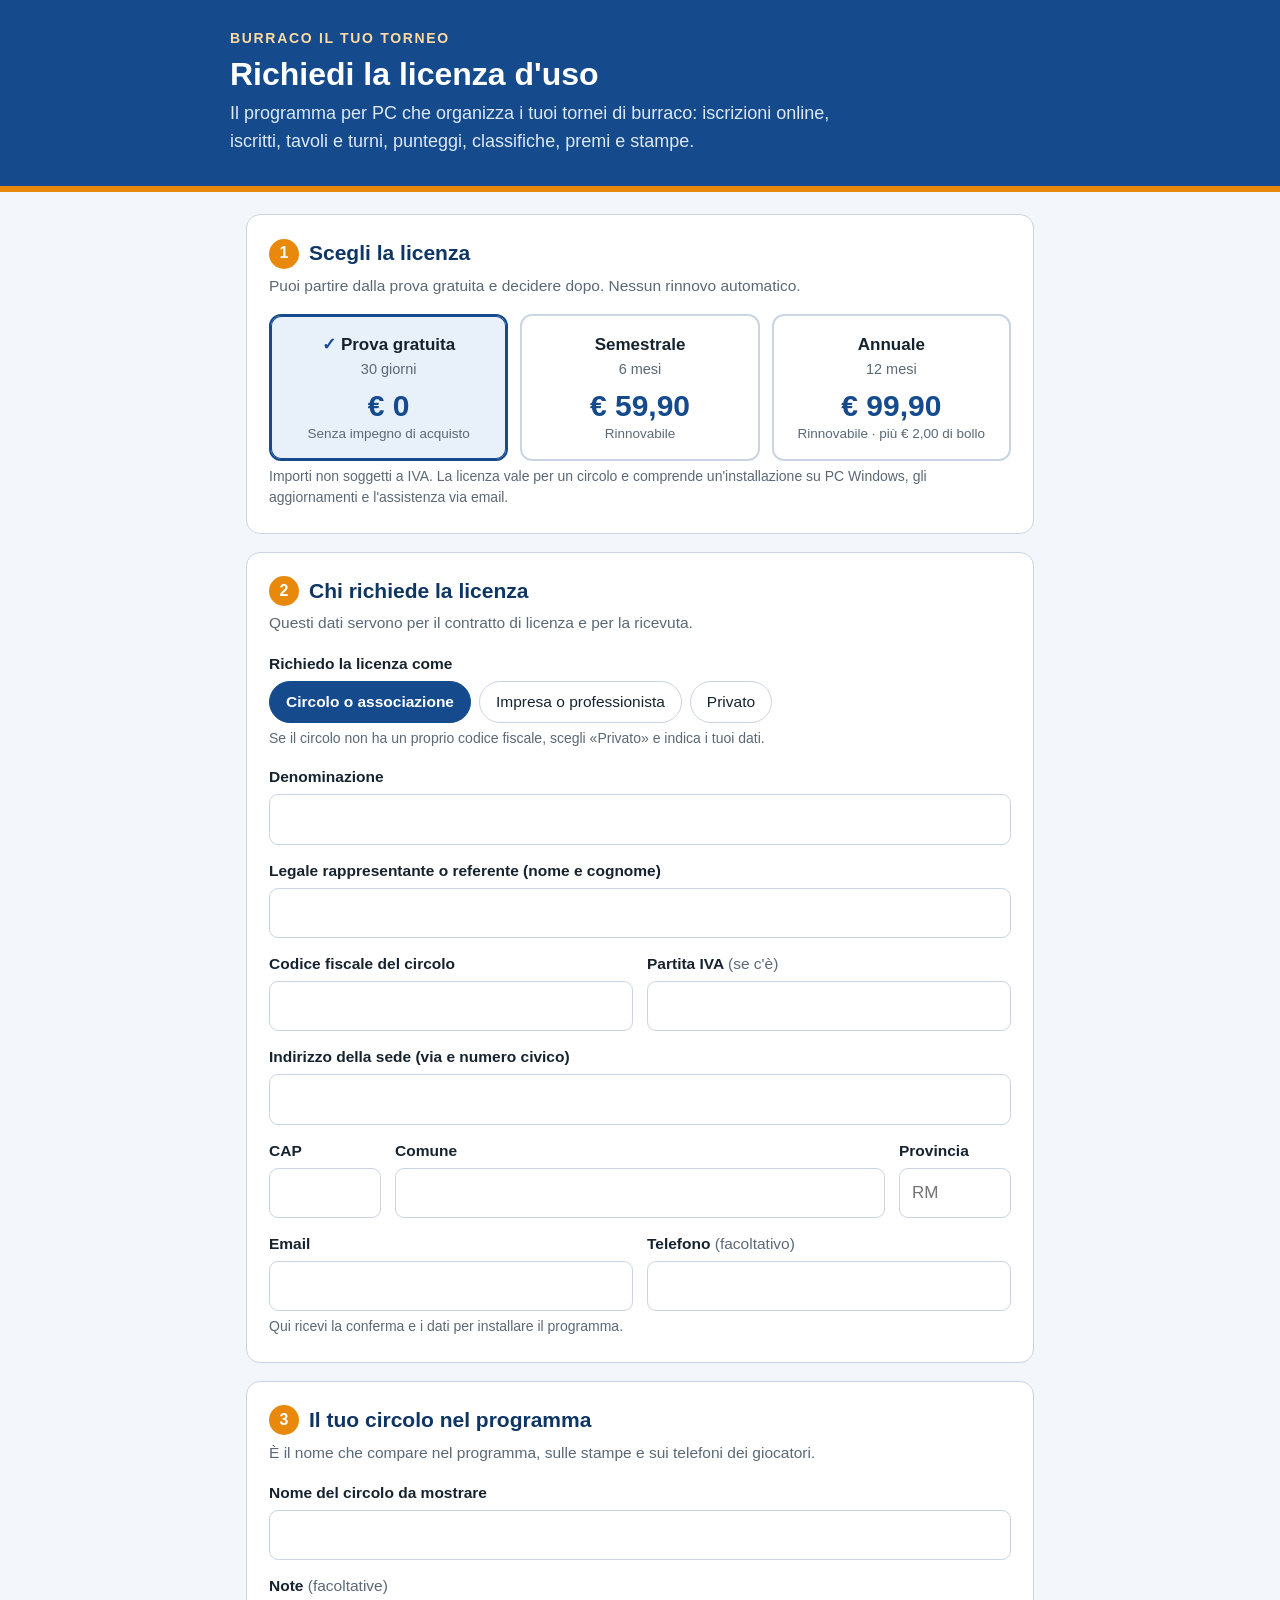
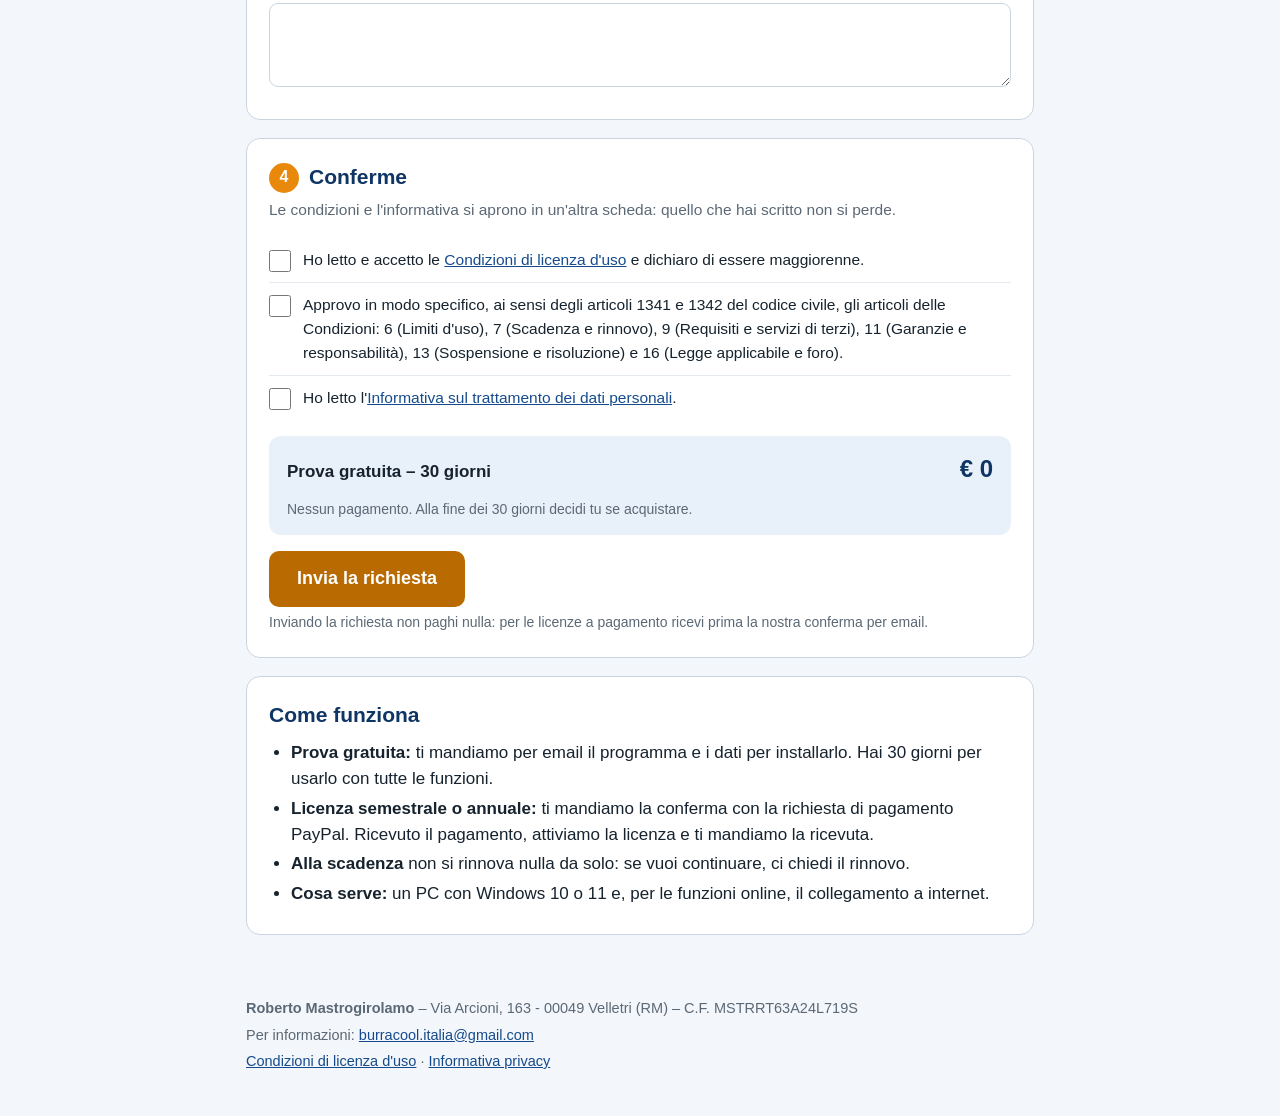
<file: index.html>
<!doctype html>
<html lang="it">
<head>
<meta charset="utf-8">
<meta name="viewport" content="width=device-width, initial-scale=1">
<meta name="robots" content="noindex, nofollow">
<title>Burraco il tuo Torneo – Richiesta della licenza d'uso</title>
<link rel="stylesheet" href="stile.css">
</head>
<body>

<header class="testata">
  <div class="dentro">
    <p class="marchio">Burraco il tuo Torneo</p>
    <h1>Richiedi la licenza d'uso</h1>
    <p>Il programma per PC che organizza i tuoi tornei di burraco: iscrizioni online, iscritti, tavoli e turni, punteggi, classifiche, premi e stampe.</p>
  </div>
</header>

<main>

  <!-- ══ modulo ══ -->
  <form id="modulo" novalidate>

    <section class="riquadro">
      <h2><span class="passo">1</span> Scegli la licenza</h2>
      <p class="sotto">Puoi partire dalla prova gratuita e decidere dopo. Nessun rinnovo automatico.</p>
      <div class="gruppo" id="gruppo-licenza">
        <div class="licenze" role="radiogroup" aria-label="Tipo di licenza">
          <label class="licenza">
            <input type="radio" name="tipo_licenza" value="prova" checked>
            <span class="scheda">
              <span class="nome">Prova gratuita</span>
              <span class="durata">30 giorni</span>
              <span class="prezzo">€ 0</span>
              <span class="nota">Senza impegno di acquisto</span>
            </span>
          </label>
          <label class="licenza">
            <input type="radio" name="tipo_licenza" value="semestrale">
            <span class="scheda">
              <span class="nome">Semestrale</span>
              <span class="durata">6 mesi</span>
              <span class="prezzo">€ 59,90</span>
              <span class="nota">Rinnovabile</span>
            </span>
          </label>
          <label class="licenza">
            <input type="radio" name="tipo_licenza" value="annuale">
            <span class="scheda">
              <span class="nome">Annuale</span>
              <span class="durata">12 mesi</span>
              <span class="prezzo">€ 99,90</span>
              <span class="nota">Rinnovabile · più € 2,00 di bollo</span>
            </span>
          </label>
        </div>
      </div>
      <p class="aiuto">Importi non soggetti a IVA. La licenza vale per un circolo e comprende un'installazione su PC Windows, gli aggiornamenti e l'assistenza via email.</p>
    </section>

    <section class="riquadro">
      <h2><span class="passo">2</span> Chi richiede la licenza</h2>
      <p class="sotto">Questi dati servono per il contratto di licenza e per la ricevuta.</p>

      <div class="gruppo" id="gruppo-soggetto">
        <span class="etichetta" id="et-soggetto">Richiedo la licenza come</span>
        <div class="scelte" role="radiogroup" aria-labelledby="et-soggetto">
          <label class="scelta"><input type="radio" name="tipo_soggetto" value="circolo" checked><span>Circolo o associazione</span></label>
          <label class="scelta"><input type="radio" name="tipo_soggetto" value="impresa"><span>Impresa o professionista</span></label>
          <label class="scelta"><input type="radio" name="tipo_soggetto" value="privato"><span>Privato</span></label>
        </div>
        <p class="aiuto" id="aiuto-soggetto">Se il circolo non ha un proprio codice fiscale, scegli «Privato» e indica i tuoi dati.</p>
      </div>

      <div class="campi" style="margin-top:16px">
        <div class="campo" id="c-denominazione">
          <label class="etichetta" for="denominazione">Denominazione</label>
          <input type="text" id="denominazione" name="denominazione" maxlength="150" autocomplete="organization">
          <p class="errore-campo">Scrivi la denominazione del circolo, dell'associazione o dell'impresa.</p>
        </div>
        <div class="campo" id="c-referente">
          <label class="etichetta" for="referente" id="et-referente">Legale rappresentante o referente (nome e cognome)</label>
          <input type="text" id="referente" name="referente" maxlength="100" autocomplete="name">
          <p class="errore-campo">Scrivi nome e cognome.</p>
        </div>
        <div class="campo meta" id="c-codice_fiscale">
          <label class="etichetta" for="codice_fiscale" id="et-cf">Codice fiscale</label>
          <input type="text" id="codice_fiscale" name="codice_fiscale" maxlength="16" autocomplete="off" autocapitalize="characters" spellcheck="false">
          <p class="errore-campo" id="err-cf">Il codice fiscale ha 16 caratteri (persona) oppure 11 cifre (ente).</p>
        </div>
        <div class="campo meta" id="c-partita_iva">
          <label class="etichetta" for="partita_iva">Partita IVA <span class="facoltativo" id="piva-facoltativa">(se c'è)</span></label>
          <input type="text" id="partita_iva" name="partita_iva" maxlength="13" inputmode="numeric" autocomplete="off">
          <p class="errore-campo" id="err-piva">La partita IVA ha 11 cifre.</p>
        </div>
        <div class="campo" id="c-indirizzo">
          <label class="etichetta" for="indirizzo" id="et-indirizzo">Indirizzo della sede (via e numero civico)</label>
          <input type="text" id="indirizzo" name="indirizzo" maxlength="150" autocomplete="street-address">
          <p class="errore-campo">Scrivi via e numero civico.</p>
        </div>
        <div class="campo stretto cap" id="c-cap">
          <label class="etichetta" for="cap">CAP</label>
          <input type="text" id="cap" name="cap" maxlength="5" inputmode="numeric" autocomplete="postal-code">
          <p class="errore-campo">5 cifre.</p>
        </div>
        <div class="campo largo4 comune" id="c-comune">
          <label class="etichetta" for="comune">Comune</label>
          <input type="text" id="comune" name="comune" maxlength="80" autocomplete="address-level2">
          <p class="errore-campo">Scrivi il comune.</p>
        </div>
        <div class="campo stretto" id="c-provincia">
          <label class="etichetta" for="provincia">Provincia</label>
          <input type="text" id="provincia" name="provincia" maxlength="2" autocomplete="address-level1" autocapitalize="characters" placeholder="RM">
          <p class="errore-campo">Sigla di 2 lettere.</p>
        </div>
        <div class="campo meta" id="c-email">
          <label class="etichetta" for="email">Email</label>
          <input type="email" id="email" name="email" maxlength="150" autocomplete="email" spellcheck="false">
          <p class="aiuto">Qui ricevi la conferma e i dati per installare il programma.</p>
          <p class="errore-campo">Controlla l'indirizzo email.</p>
        </div>
        <div class="campo meta" id="c-telefono">
          <label class="etichetta" for="telefono">Telefono <span class="facoltativo">(facoltativo)</span></label>
          <input type="tel" id="telefono" name="telefono" maxlength="40" autocomplete="tel">
        </div>
      </div>
    </section>

    <section class="riquadro">
      <h2><span class="passo">3</span> Il tuo circolo nel programma</h2>
      <p class="sotto">È il nome che compare nel programma, sulle stampe e sui telefoni dei giocatori.</p>
      <div class="campi">
        <div class="campo" id="c-nome_circolo">
          <label class="etichetta" for="nome_circolo">Nome del circolo da mostrare</label>
          <input type="text" id="nome_circolo" name="nome_circolo" maxlength="60">
          <p class="errore-campo">Scrivi il nome del circolo.</p>
        </div>
        <div class="campo">
          <label class="etichetta" for="note">Note <span class="facoltativo">(facoltative)</span></label>
          <textarea id="note" name="note" maxlength="2000"></textarea>
        </div>
      </div>
      <div class="trappola" aria-hidden="true">
        <label for="sito">Lascia vuoto questo campo</label>
        <input type="text" id="sito" name="sito" tabindex="-1" autocomplete="off">
      </div>
    </section>

    <section class="riquadro">
      <h2><span class="passo">4</span> Conferme</h2>
      <p class="sotto">Le condizioni e l'informativa si aprono in un'altra scheda: quello che hai scritto non si perde.</p>
      <div class="gruppo" id="gruppo-conferme">
        <div class="conferma">
          <input type="checkbox" id="accetta_condizioni" name="accetta_condizioni">
          <label for="accetta_condizioni">Ho letto e accetto le <a href="condizioni.html" target="_blank" rel="noopener">Condizioni di licenza d'uso</a> e dichiaro di essere maggiorenne.</label>
        </div>
        <div class="conferma">
          <input type="checkbox" id="accetta_clausole" name="accetta_clausole">
          <label for="accetta_clausole">Approvo in modo specifico, ai sensi degli articoli 1341 e 1342 del codice civile, gli articoli delle Condizioni: 6 (Limiti d'uso), 7 (Scadenza e rinnovo), 9 (Requisiti e servizi di terzi), 11 (Garanzie e responsabilità), 13 (Sospensione e risoluzione) e 16 (Legge applicabile e foro).</label>
        </div>
        <div class="conferma">
          <input type="checkbox" id="letta_privacy" name="letta_privacy">
          <label for="letta_privacy">Ho letto l'<a href="privacy.html" target="_blank" rel="noopener">Informativa sul trattamento dei dati personali</a>.</label>
        </div>
        <p class="errore-campo">Per inviare la richiesta servono tutte e tre le conferme.</p>
      </div>

      <div class="riepilogo" aria-live="polite">
        <span class="cosa" id="riep-cosa">Prova gratuita – 30 giorni</span>
        <span class="quanto" id="riep-quanto">€ 0</span>
        <span class="piccolo" id="riep-nota">Nessun pagamento. Alla fine dei 30 giorni decidi tu se acquistare.</span>
      </div>

      <div id="esito-errore" class="avviso errore nascosto" role="alert"></div>

      <button type="submit" class="pulsante" id="invia">Invia la richiesta</button>
      <p class="aiuto">Inviando la richiesta non paghi nulla: per le licenze a pagamento ricevi prima la nostra conferma per email.</p>
    </section>
  </form>

  <!-- ══ dopo l'invio ══ -->
  <section class="riquadro fatto nascosto" id="fatto" tabindex="-1">
    <h2>✓ Richiesta inviata</h2>
    <p class="numero">Richiesta n. <strong id="f-numero"></strong> del <span id="f-quando"></span></p>
    <table class="dati" id="f-dati"></table>
    <h3>Cosa succede adesso</h3>
    <ol class="passi" id="f-passi"></ol>
    <p class="aiuto">Hai accettato le Condizioni di licenza d'uso nella versione <span id="f-versione"></span>. Conserva una copia di questa pagina.</p>
    <div class="azioni">
      <button type="button" class="pulsante secondario" id="stampa">Stampa o salva in PDF</button>
      <a class="pulsante secondario" href="condizioni.html" target="_blank" rel="noopener">Condizioni di licenza</a>
    </div>
  </section>

  <section class="riquadro non-stampare" id="come-funziona">
    <h2>Come funziona</h2>
    <ul>
      <li><strong>Prova gratuita:</strong> ti mandiamo per email il programma e i dati per installarlo. Hai 30 giorni per usarlo con tutte le funzioni.</li>
      <li><strong>Licenza semestrale o annuale:</strong> ti mandiamo la conferma con la richiesta di pagamento PayPal. Ricevuto il pagamento, attiviamo la licenza e ti mandiamo la ricevuta.</li>
      <li><strong>Alla scadenza</strong> non si rinnova nulla da solo: se vuoi continuare, ci chiedi il rinnovo.</li>
      <li><strong>Cosa serve:</strong> un PC con Windows 10 o 11 e, per le funzioni online, il collegamento a internet.</li>
    </ul>
  </section>

</main>

<footer class="piede">
  <p><strong>Roberto Mastrogirolamo</strong> – Via Arcioni, 163 - 00049 Velletri (RM) – C.F. MSTRRT63A24L719S</p>
  <p>Per informazioni: <a href="mailto:burracool.italia@gmail.com">burracool.italia@gmail.com</a></p>
  <p><a href="condizioni.html">Condizioni di licenza d'uso</a> · <a href="privacy.html">Informativa privacy</a></p>
</footer>

<script src="modulo.js"></script>
</body>
</html>
</file>
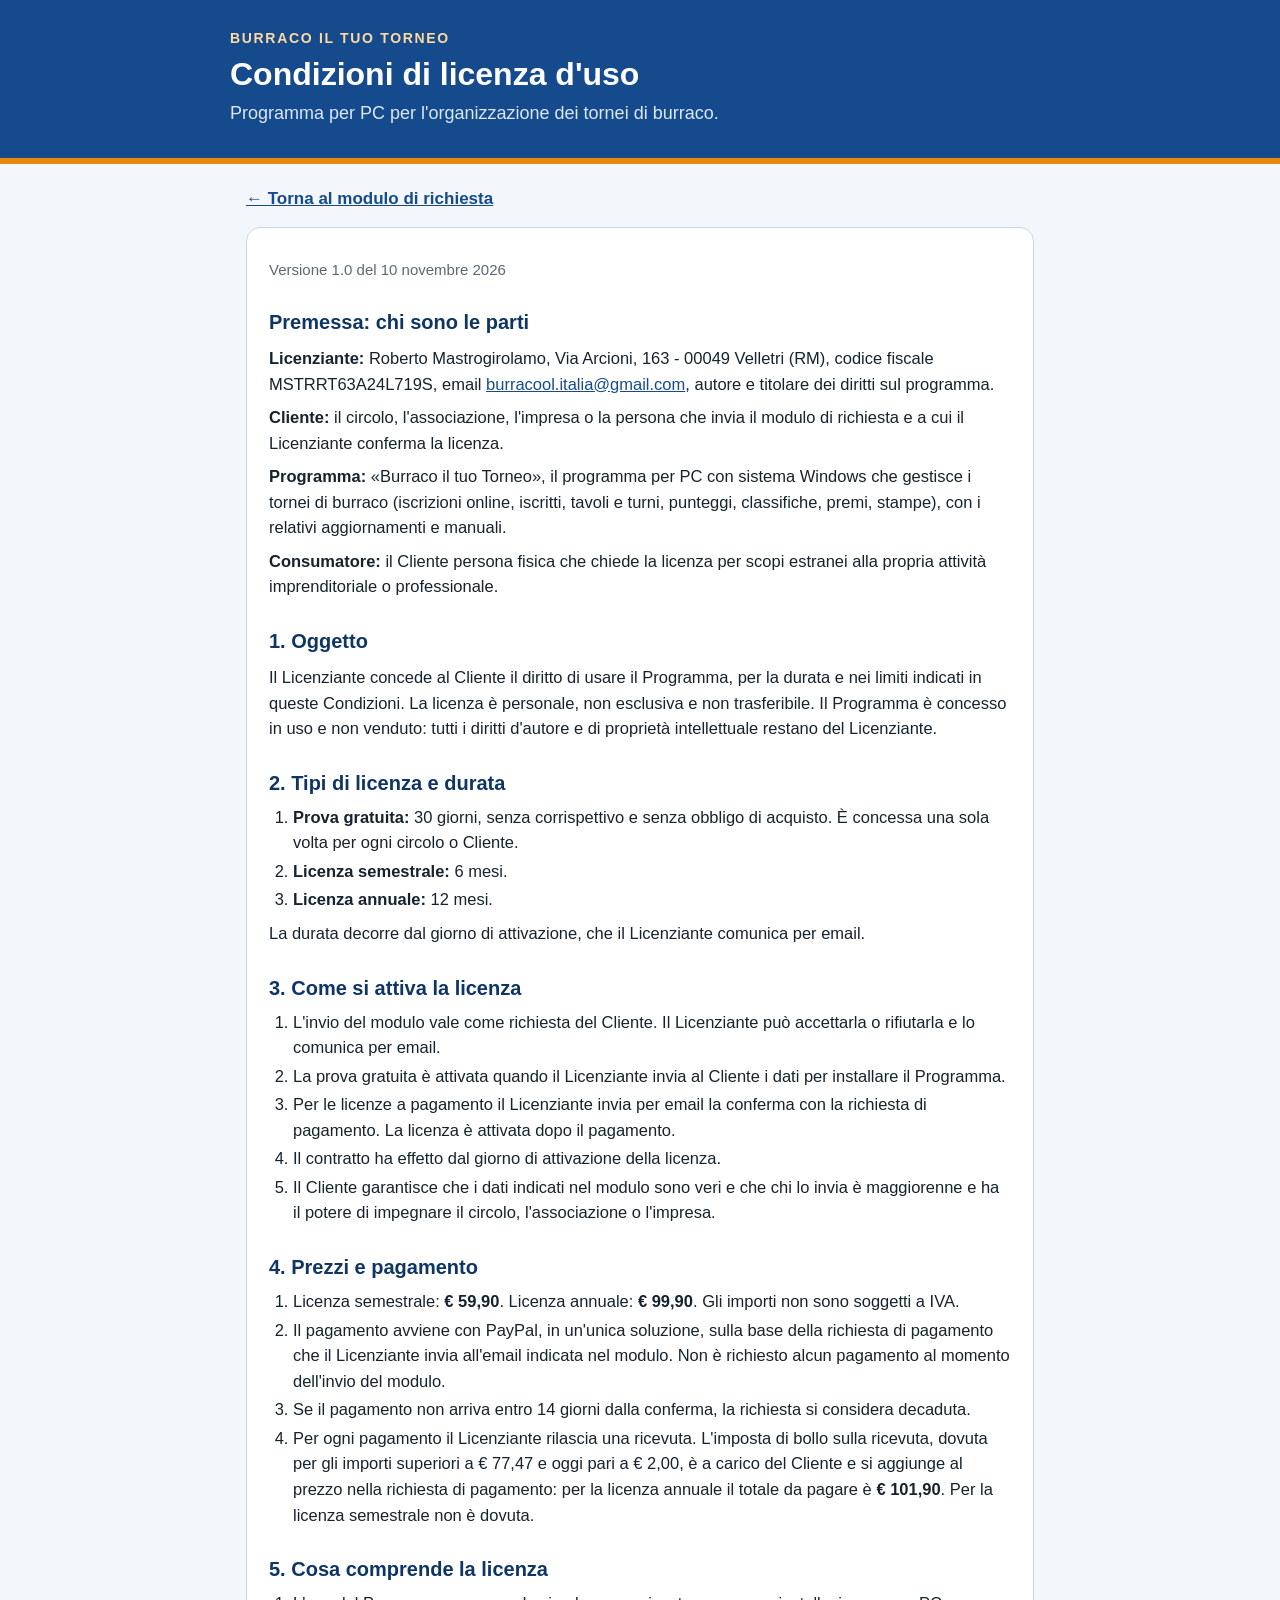
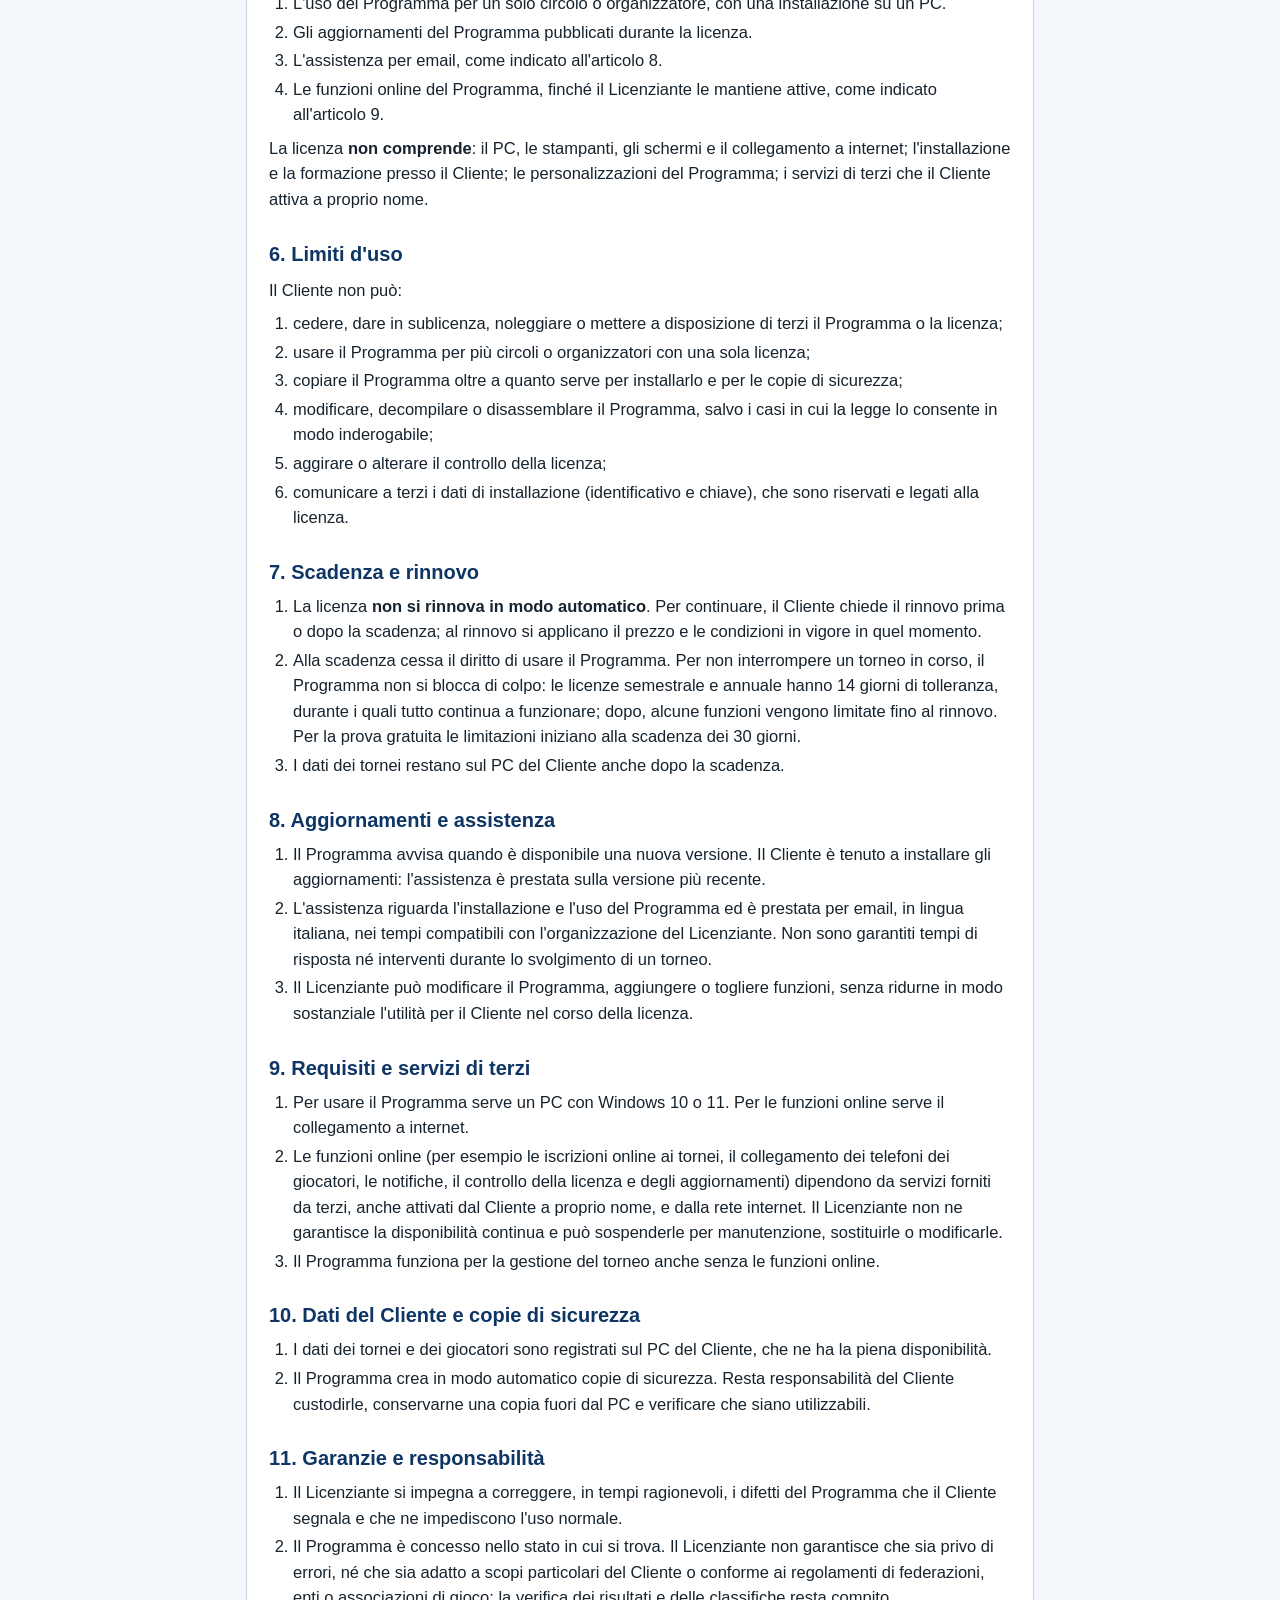
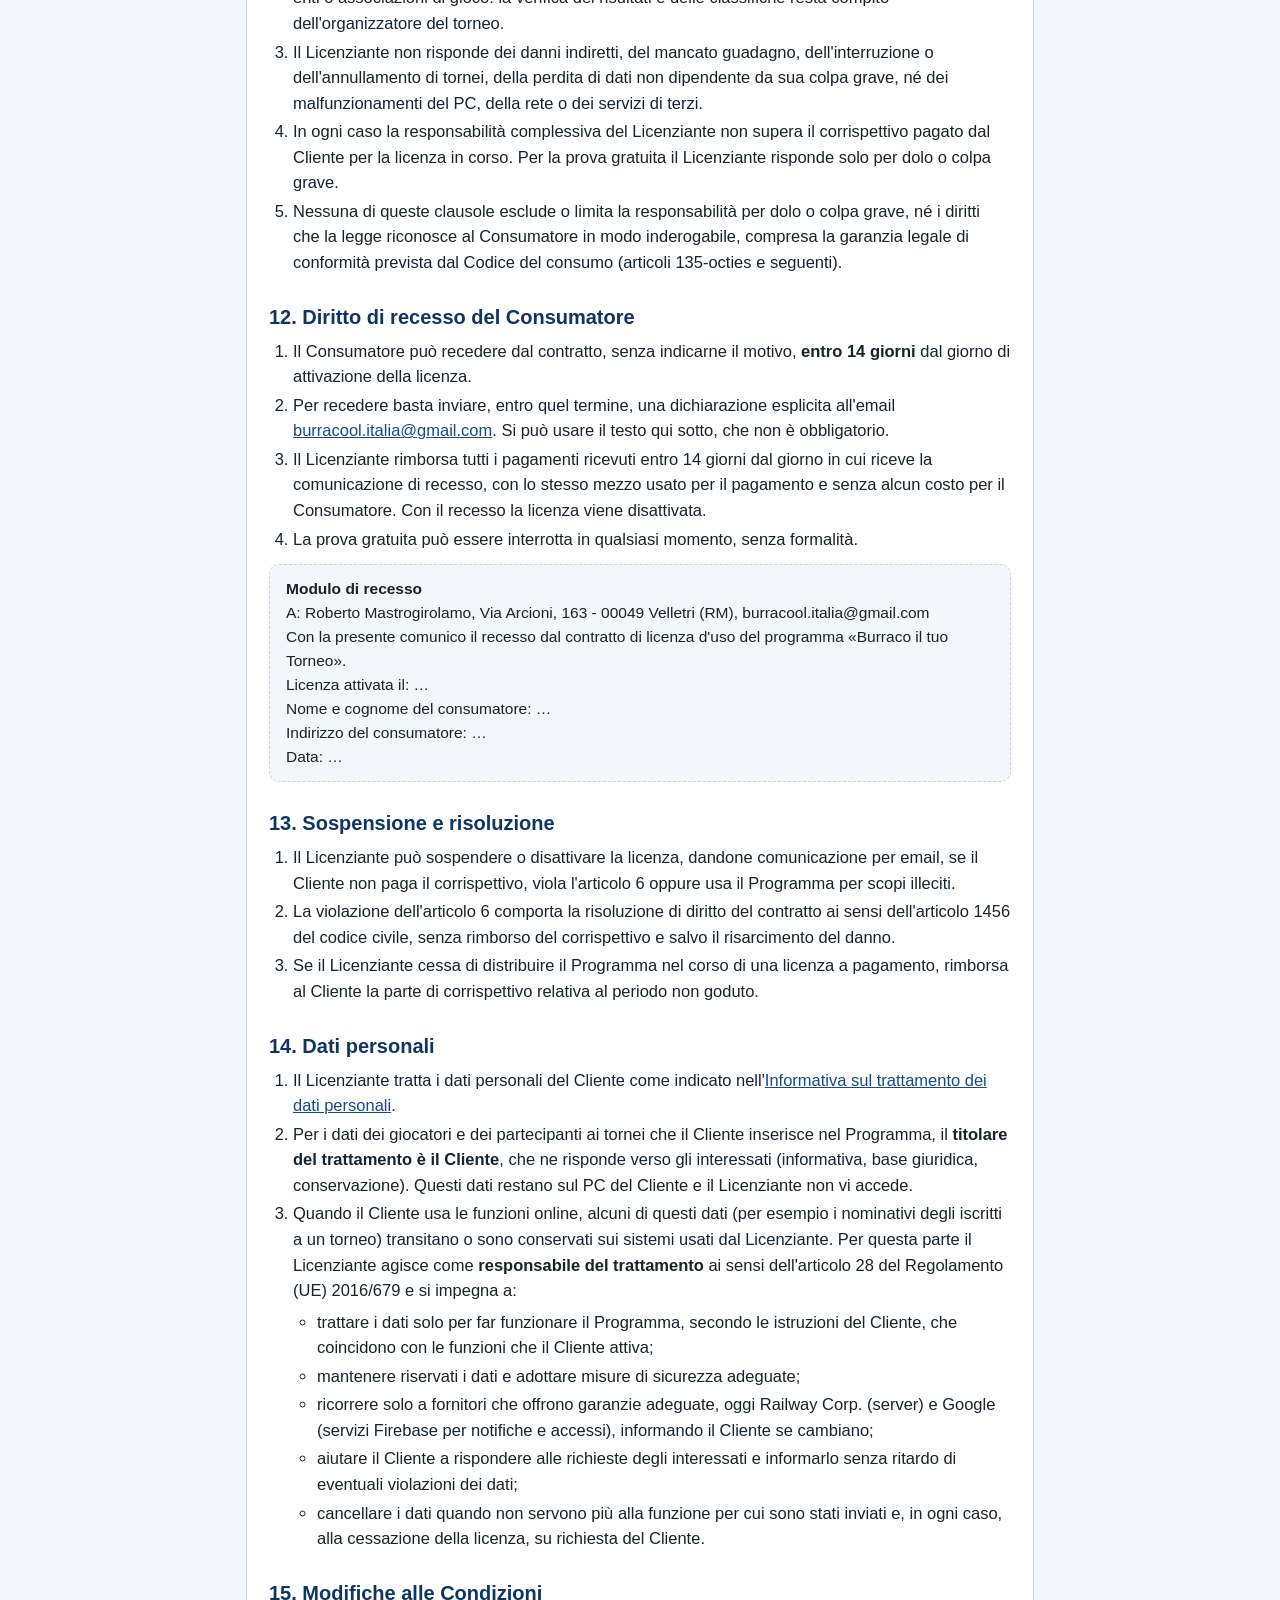
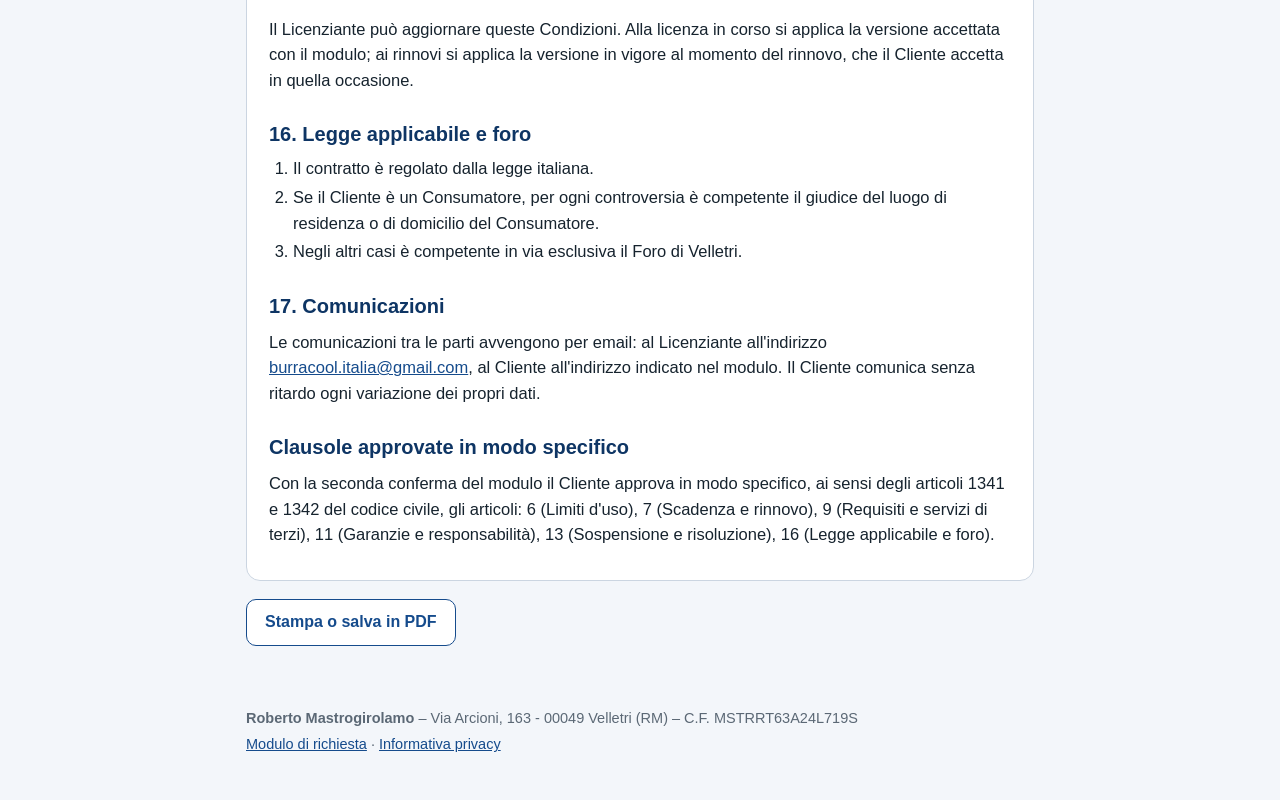
<file: condizioni.html>
<!doctype html>
<html lang="it">
<head>
<meta charset="utf-8">
<meta name="viewport" content="width=device-width, initial-scale=1">
<meta name="robots" content="noindex, nofollow">
<title>Burraco il tuo Torneo – Condizioni di licenza d'uso</title>
<link rel="stylesheet" href="stile.css">
</head>
<body>

<header class="testata">
  <div class="dentro">
    <p class="marchio">Burraco il tuo Torneo</p>
    <h1>Condizioni di licenza d'uso</h1>
    <p>Programma per PC per l'organizzazione dei tornei di burraco.</p>
  </div>
</header>

<main>
  <a class="torna non-stampare" href="index.html">← Torna al modulo di richiesta</a>

  <article class="riquadro testo">
    <p class="versione">Versione 1.0 del 10 novembre 2026</p>

    <h2>Premessa: chi sono le parti</h2>
    <p><strong>Licenziante:</strong> Roberto Mastrogirolamo, Via Arcioni, 163 - 00049 Velletri (RM), codice fiscale MSTRRT63A24L719S, email <a href="mailto:burracool.italia@gmail.com">burracool.italia@gmail.com</a>, autore e titolare dei diritti sul programma.</p>
    <p><strong>Cliente:</strong> il circolo, l'associazione, l'impresa o la persona che invia il modulo di richiesta e a cui il Licenziante conferma la licenza.</p>
    <p><strong>Programma:</strong> «Burraco il tuo Torneo», il programma per PC con sistema Windows che gestisce i tornei di burraco (iscrizioni online, iscritti, tavoli e turni, punteggi, classifiche, premi, stampe), con i relativi aggiornamenti e manuali.</p>
    <p><strong>Consumatore:</strong> il Cliente persona fisica che chiede la licenza per scopi estranei alla propria attività imprenditoriale o professionale.</p>

    <h2>1. Oggetto</h2>
    <p>Il Licenziante concede al Cliente il diritto di usare il Programma, per la durata e nei limiti indicati in queste Condizioni. La licenza è personale, non esclusiva e non trasferibile. Il Programma è concesso in uso e non venduto: tutti i diritti d'autore e di proprietà intellettuale restano del Licenziante.</p>

    <h2>2. Tipi di licenza e durata</h2>
    <ol>
      <li><strong>Prova gratuita:</strong> 30 giorni, senza corrispettivo e senza obbligo di acquisto. È concessa una sola volta per ogni circolo o Cliente.</li>
      <li><strong>Licenza semestrale:</strong> 6 mesi.</li>
      <li><strong>Licenza annuale:</strong> 12 mesi.</li>
    </ol>
    <p>La durata decorre dal giorno di attivazione, che il Licenziante comunica per email.</p>

    <h2>3. Come si attiva la licenza</h2>
    <ol>
      <li>L'invio del modulo vale come richiesta del Cliente. Il Licenziante può accettarla o rifiutarla e lo comunica per email.</li>
      <li>La prova gratuita è attivata quando il Licenziante invia al Cliente i dati per installare il Programma.</li>
      <li>Per le licenze a pagamento il Licenziante invia per email la conferma con la richiesta di pagamento. La licenza è attivata dopo il pagamento.</li>
      <li>Il contratto ha effetto dal giorno di attivazione della licenza.</li>
      <li>Il Cliente garantisce che i dati indicati nel modulo sono veri e che chi lo invia è maggiorenne e ha il potere di impegnare il circolo, l'associazione o l'impresa.</li>
    </ol>

    <h2>4. Prezzi e pagamento</h2>
    <ol>
      <li>Licenza semestrale: <strong>€ 59,90</strong>. Licenza annuale: <strong>€ 99,90</strong>. Gli importi non sono soggetti a IVA.</li>
      <li>Il pagamento avviene con PayPal, in un'unica soluzione, sulla base della richiesta di pagamento che il Licenziante invia all'email indicata nel modulo. Non è richiesto alcun pagamento al momento dell'invio del modulo.</li>
      <li>Se il pagamento non arriva entro 14 giorni dalla conferma, la richiesta si considera decaduta.</li>
      <li>Per ogni pagamento il Licenziante rilascia una ricevuta. L'imposta di bollo sulla ricevuta, dovuta per gli importi superiori a € 77,47 e oggi pari a € 2,00, è a carico del Cliente e si aggiunge al prezzo nella richiesta di pagamento: per la licenza annuale il totale da pagare è <strong>€ 101,90</strong>. Per la licenza semestrale non è dovuta.</li>
    </ol>

    <h2>5. Cosa comprende la licenza</h2>
    <ol>
      <li>L'uso del Programma per un solo circolo o organizzatore, con una installazione su un PC.</li>
      <li>Gli aggiornamenti del Programma pubblicati durante la licenza.</li>
      <li>L'assistenza per email, come indicato all'articolo 8.</li>
      <li>Le funzioni online del Programma, finché il Licenziante le mantiene attive, come indicato all'articolo 9.</li>
    </ol>
    <p>La licenza <strong>non comprende</strong>: il PC, le stampanti, gli schermi e il collegamento a internet; l'installazione e la formazione presso il Cliente; le personalizzazioni del Programma; i servizi di terzi che il Cliente attiva a proprio nome.</p>

    <h2>6. Limiti d'uso</h2>
    <p>Il Cliente non può:</p>
    <ol>
      <li>cedere, dare in sublicenza, noleggiare o mettere a disposizione di terzi il Programma o la licenza;</li>
      <li>usare il Programma per più circoli o organizzatori con una sola licenza;</li>
      <li>copiare il Programma oltre a quanto serve per installarlo e per le copie di sicurezza;</li>
      <li>modificare, decompilare o disassemblare il Programma, salvo i casi in cui la legge lo consente in modo inderogabile;</li>
      <li>aggirare o alterare il controllo della licenza;</li>
      <li>comunicare a terzi i dati di installazione (identificativo e chiave), che sono riservati e legati alla licenza.</li>
    </ol>

    <h2>7. Scadenza e rinnovo</h2>
    <ol>
      <li>La licenza <strong>non si rinnova in modo automatico</strong>. Per continuare, il Cliente chiede il rinnovo prima o dopo la scadenza; al rinnovo si applicano il prezzo e le condizioni in vigore in quel momento.</li>
      <li>Alla scadenza cessa il diritto di usare il Programma. Per non interrompere un torneo in corso, il Programma non si blocca di colpo: le licenze semestrale e annuale hanno 14 giorni di tolleranza, durante i quali tutto continua a funzionare; dopo, alcune funzioni vengono limitate fino al rinnovo. Per la prova gratuita le limitazioni iniziano alla scadenza dei 30 giorni.</li>
      <li>I dati dei tornei restano sul PC del Cliente anche dopo la scadenza.</li>
    </ol>

    <h2>8. Aggiornamenti e assistenza</h2>
    <ol>
      <li>Il Programma avvisa quando è disponibile una nuova versione. Il Cliente è tenuto a installare gli aggiornamenti: l'assistenza è prestata sulla versione più recente.</li>
      <li>L'assistenza riguarda l'installazione e l'uso del Programma ed è prestata per email, in lingua italiana, nei tempi compatibili con l'organizzazione del Licenziante. Non sono garantiti tempi di risposta né interventi durante lo svolgimento di un torneo.</li>
      <li>Il Licenziante può modificare il Programma, aggiungere o togliere funzioni, senza ridurne in modo sostanziale l'utilità per il Cliente nel corso della licenza.</li>
    </ol>

    <h2>9. Requisiti e servizi di terzi</h2>
    <ol>
      <li>Per usare il Programma serve un PC con Windows 10 o 11. Per le funzioni online serve il collegamento a internet.</li>
      <li>Le funzioni online (per esempio le iscrizioni online ai tornei, il collegamento dei telefoni dei giocatori, le notifiche, il controllo della licenza e degli aggiornamenti) dipendono da servizi forniti da terzi, anche attivati dal Cliente a proprio nome, e dalla rete internet. Il Licenziante non ne garantisce la disponibilità continua e può sospenderle per manutenzione, sostituirle o modificarle.</li>
      <li>Il Programma funziona per la gestione del torneo anche senza le funzioni online.</li>
    </ol>

    <h2>10. Dati del Cliente e copie di sicurezza</h2>
    <ol>
      <li>I dati dei tornei e dei giocatori sono registrati sul PC del Cliente, che ne ha la piena disponibilità.</li>
      <li>Il Programma crea in modo automatico copie di sicurezza. Resta responsabilità del Cliente custodirle, conservarne una copia fuori dal PC e verificare che siano utilizzabili.</li>
    </ol>

    <h2>11. Garanzie e responsabilità</h2>
    <ol>
      <li>Il Licenziante si impegna a correggere, in tempi ragionevoli, i difetti del Programma che il Cliente segnala e che ne impediscono l'uso normale.</li>
      <li>Il Programma è concesso nello stato in cui si trova. Il Licenziante non garantisce che sia privo di errori, né che sia adatto a scopi particolari del Cliente o conforme ai regolamenti di federazioni, enti o associazioni di gioco: la verifica dei risultati e delle classifiche resta compito dell'organizzatore del torneo.</li>
      <li>Il Licenziante non risponde dei danni indiretti, del mancato guadagno, dell'interruzione o dell'annullamento di tornei, della perdita di dati non dipendente da sua colpa grave, né dei malfunzionamenti del PC, della rete o dei servizi di terzi.</li>
      <li>In ogni caso la responsabilità complessiva del Licenziante non supera il corrispettivo pagato dal Cliente per la licenza in corso. Per la prova gratuita il Licenziante risponde solo per dolo o colpa grave.</li>
      <li>Nessuna di queste clausole esclude o limita la responsabilità per dolo o colpa grave, né i diritti che la legge riconosce al Consumatore in modo inderogabile, compresa la garanzia legale di conformità prevista dal Codice del consumo (articoli 135-octies e seguenti).</li>
    </ol>

    <h2>12. Diritto di recesso del Consumatore</h2>
    <ol>
      <li>Il Consumatore può recedere dal contratto, senza indicarne il motivo, <strong>entro 14 giorni</strong> dal giorno di attivazione della licenza.</li>
      <li>Per recedere basta inviare, entro quel termine, una dichiarazione esplicita all'email <a href="mailto:burracool.italia@gmail.com">burracool.italia@gmail.com</a>. Si può usare il testo qui sotto, che non è obbligatorio.</li>
      <li>Il Licenziante rimborsa tutti i pagamenti ricevuti entro 14 giorni dal giorno in cui riceve la comunicazione di recesso, con lo stesso mezzo usato per il pagamento e senza alcun costo per il Consumatore. Con il recesso la licenza viene disattivata.</li>
      <li>La prova gratuita può essere interrotta in qualsiasi momento, senza formalità.</li>
    </ol>
    <blockquote>
      <strong>Modulo di recesso</strong><br>
      A: Roberto Mastrogirolamo, Via Arcioni, 163 - 00049 Velletri (RM), burracool.italia@gmail.com<br>
      Con la presente comunico il recesso dal contratto di licenza d'uso del programma «Burraco il tuo Torneo».<br>
      Licenza attivata il: …<br>
      Nome e cognome del consumatore: …<br>
      Indirizzo del consumatore: …<br>
      Data: …
    </blockquote>

    <h2>13. Sospensione e risoluzione</h2>
    <ol>
      <li>Il Licenziante può sospendere o disattivare la licenza, dandone comunicazione per email, se il Cliente non paga il corrispettivo, viola l'articolo 6 oppure usa il Programma per scopi illeciti.</li>
      <li>La violazione dell'articolo 6 comporta la risoluzione di diritto del contratto ai sensi dell'articolo 1456 del codice civile, senza rimborso del corrispettivo e salvo il risarcimento del danno.</li>
      <li>Se il Licenziante cessa di distribuire il Programma nel corso di una licenza a pagamento, rimborsa al Cliente la parte di corrispettivo relativa al periodo non goduto.</li>
    </ol>

    <h2>14. Dati personali</h2>
    <ol>
      <li>Il Licenziante tratta i dati personali del Cliente come indicato nell'<a href="privacy.html">Informativa sul trattamento dei dati personali</a>.</li>
      <li>Per i dati dei giocatori e dei partecipanti ai tornei che il Cliente inserisce nel Programma, il <strong>titolare del trattamento è il Cliente</strong>, che ne risponde verso gli interessati (informativa, base giuridica, conservazione). Questi dati restano sul PC del Cliente e il Licenziante non vi accede.</li>
      <li>Quando il Cliente usa le funzioni online, alcuni di questi dati (per esempio i nominativi degli iscritti a un torneo) transitano o sono conservati sui sistemi usati dal Licenziante. Per questa parte il Licenziante agisce come <strong>responsabile del trattamento</strong> ai sensi dell'articolo 28 del Regolamento (UE) 2016/679 e si impegna a:
        <ul>
          <li>trattare i dati solo per far funzionare il Programma, secondo le istruzioni del Cliente, che coincidono con le funzioni che il Cliente attiva;</li>
          <li>mantenere riservati i dati e adottare misure di sicurezza adeguate;</li>
          <li>ricorrere solo a fornitori che offrono garanzie adeguate, oggi Railway Corp. (server) e Google (servizi Firebase per notifiche e accessi), informando il Cliente se cambiano;</li>
          <li>aiutare il Cliente a rispondere alle richieste degli interessati e informarlo senza ritardo di eventuali violazioni dei dati;</li>
          <li>cancellare i dati quando non servono più alla funzione per cui sono stati inviati e, in ogni caso, alla cessazione della licenza, su richiesta del Cliente.</li>
        </ul>
      </li>
    </ol>

    <h2>15. Modifiche alle Condizioni</h2>
    <p>Il Licenziante può aggiornare queste Condizioni. Alla licenza in corso si applica la versione accettata con il modulo; ai rinnovi si applica la versione in vigore al momento del rinnovo, che il Cliente accetta in quella occasione.</p>

    <h2>16. Legge applicabile e foro</h2>
    <ol>
      <li>Il contratto è regolato dalla legge italiana.</li>
      <li>Se il Cliente è un Consumatore, per ogni controversia è competente il giudice del luogo di residenza o di domicilio del Consumatore.</li>
      <li>Negli altri casi è competente in via esclusiva il Foro di Velletri.</li>
    </ol>

    <h2>17. Comunicazioni</h2>
    <p>Le comunicazioni tra le parti avvengono per email: al Licenziante all'indirizzo <a href="mailto:burracool.italia@gmail.com">burracool.italia@gmail.com</a>, al Cliente all'indirizzo indicato nel modulo. Il Cliente comunica senza ritardo ogni variazione dei propri dati.</p>

    <h2>Clausole approvate in modo specifico</h2>
    <p>Con la seconda conferma del modulo il Cliente approva in modo specifico, ai sensi degli articoli 1341 e 1342 del codice civile, gli articoli: 6 (Limiti d'uso), 7 (Scadenza e rinnovo), 9 (Requisiti e servizi di terzi), 11 (Garanzie e responsabilità), 13 (Sospensione e risoluzione), 16 (Legge applicabile e foro).</p>
  </article>

  <p class="non-stampare"><button type="button" class="pulsante secondario" onclick="window.print()">Stampa o salva in PDF</button></p>
</main>

<footer class="piede">
  <p><strong>Roberto Mastrogirolamo</strong> – Via Arcioni, 163 - 00049 Velletri (RM) – C.F. MSTRRT63A24L719S</p>
  <p><a href="index.html">Modulo di richiesta</a> · <a href="privacy.html">Informativa privacy</a></p>
</footer>

</body>
</html>
</file>
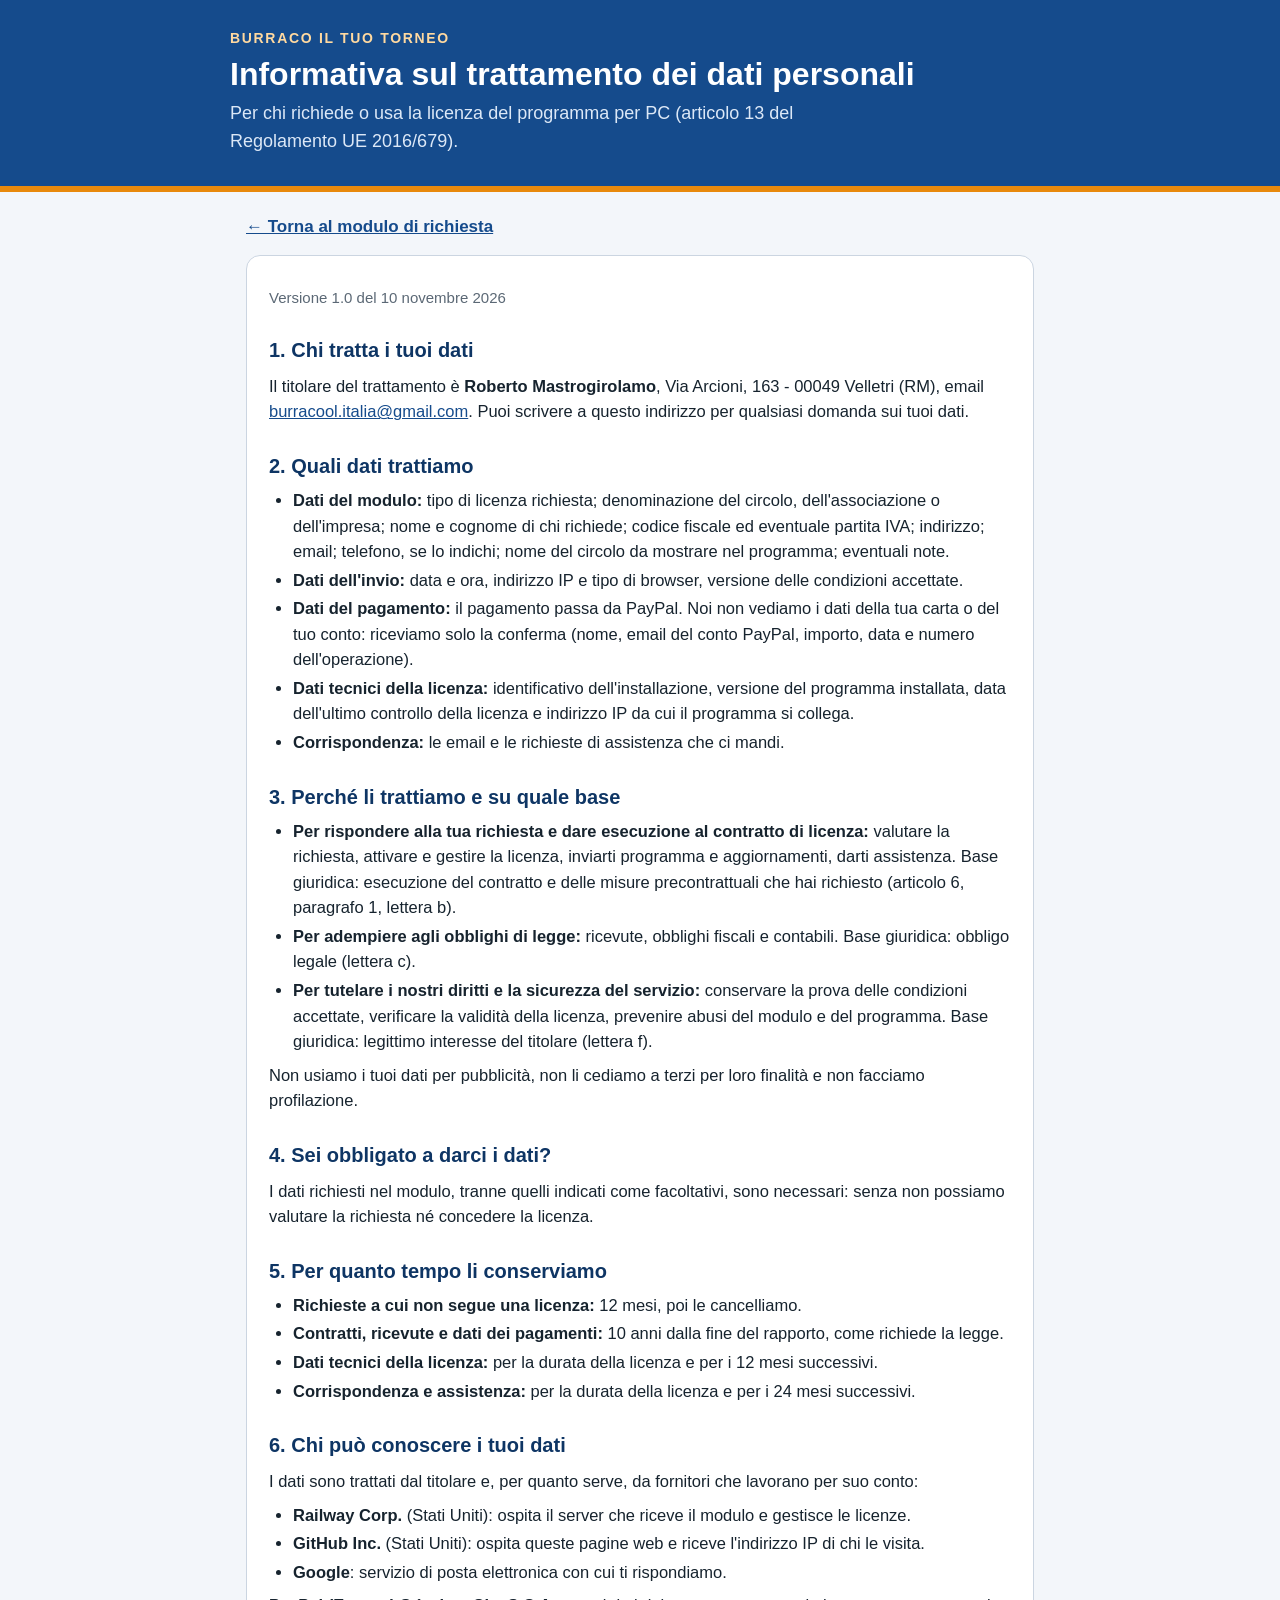
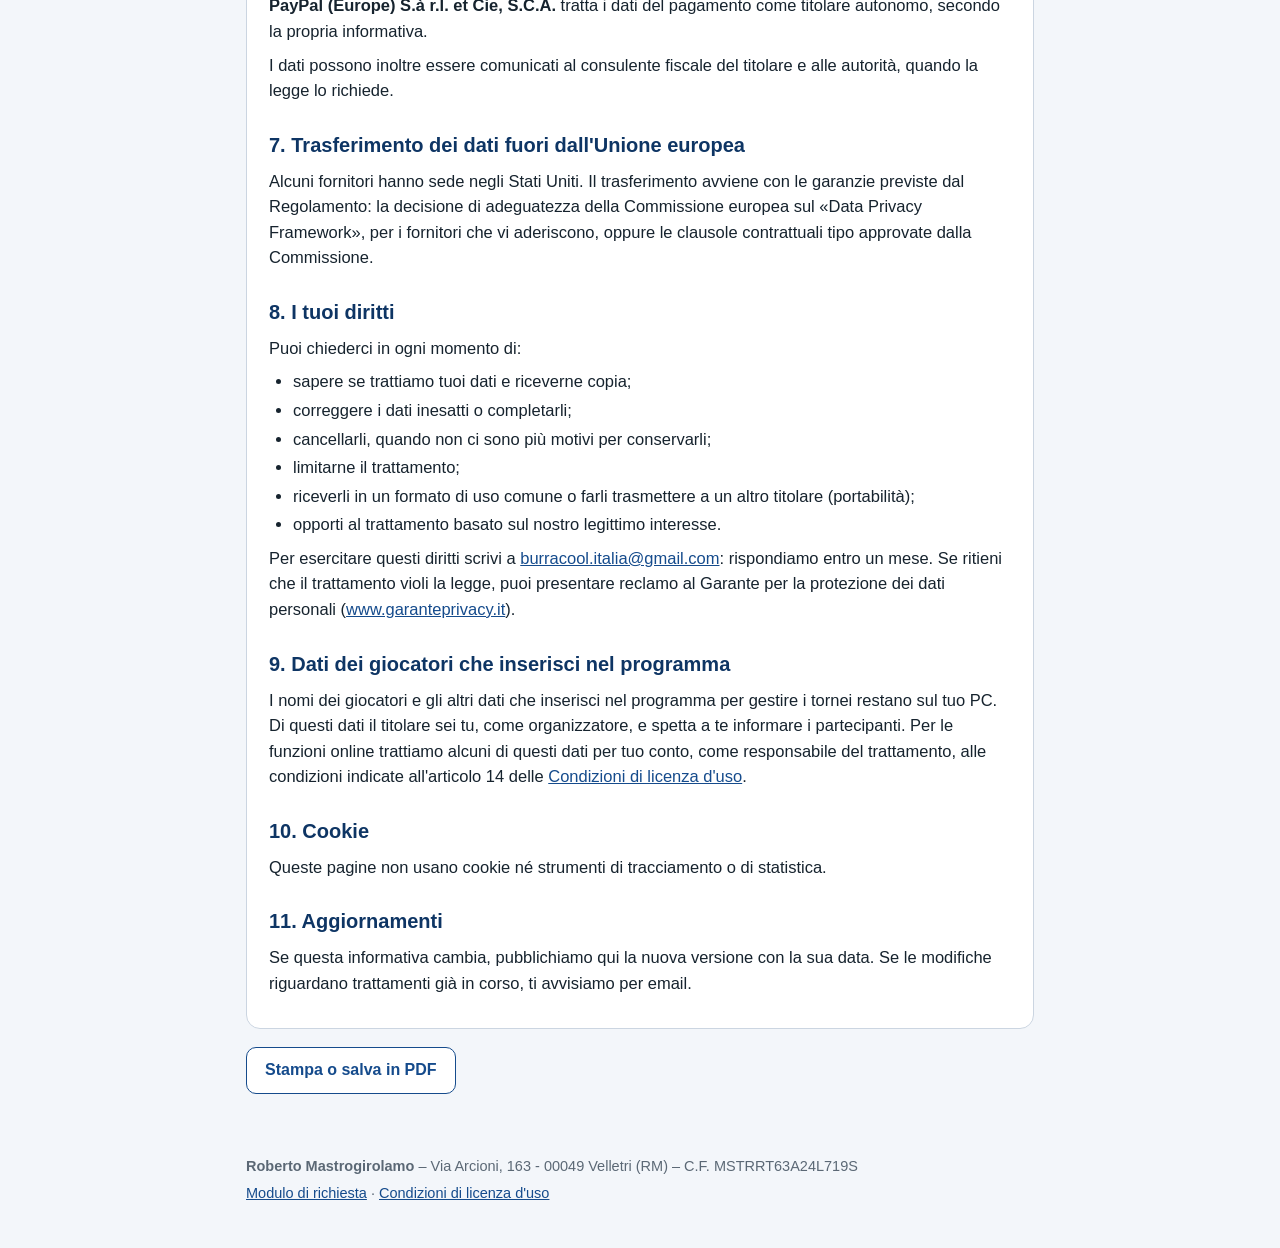
<file: privacy.html>
<!doctype html>
<html lang="it">
<head>
<meta charset="utf-8">
<meta name="viewport" content="width=device-width, initial-scale=1">
<meta name="robots" content="noindex, nofollow">
<title>Burraco il tuo Torneo – Informativa sul trattamento dei dati personali</title>
<link rel="stylesheet" href="stile.css">
</head>
<body>

<header class="testata">
  <div class="dentro">
    <p class="marchio">Burraco il tuo Torneo</p>
    <h1>Informativa sul trattamento dei dati personali</h1>
    <p>Per chi richiede o usa la licenza del programma per PC (articolo 13 del Regolamento UE 2016/679).</p>
  </div>
</header>

<main>
  <a class="torna non-stampare" href="index.html">← Torna al modulo di richiesta</a>

  <article class="riquadro testo">
    <p class="versione">Versione 1.0 del 10 novembre 2026</p>

    <h2>1. Chi tratta i tuoi dati</h2>
    <p>Il titolare del trattamento è <strong>Roberto Mastrogirolamo</strong>, Via Arcioni, 163 - 00049 Velletri (RM), email <a href="mailto:burracool.italia@gmail.com">burracool.italia@gmail.com</a>. Puoi scrivere a questo indirizzo per qualsiasi domanda sui tuoi dati.</p>

    <h2>2. Quali dati trattiamo</h2>
    <ul>
      <li><strong>Dati del modulo:</strong> tipo di licenza richiesta; denominazione del circolo, dell'associazione o dell'impresa; nome e cognome di chi richiede; codice fiscale ed eventuale partita IVA; indirizzo; email; telefono, se lo indichi; nome del circolo da mostrare nel programma; eventuali note.</li>
      <li><strong>Dati dell'invio:</strong> data e ora, indirizzo IP e tipo di browser, versione delle condizioni accettate.</li>
      <li><strong>Dati del pagamento:</strong> il pagamento passa da PayPal. Noi non vediamo i dati della tua carta o del tuo conto: riceviamo solo la conferma (nome, email del conto PayPal, importo, data e numero dell'operazione).</li>
      <li><strong>Dati tecnici della licenza:</strong> identificativo dell'installazione, versione del programma installata, data dell'ultimo controllo della licenza e indirizzo IP da cui il programma si collega.</li>
      <li><strong>Corrispondenza:</strong> le email e le richieste di assistenza che ci mandi.</li>
    </ul>

    <h2>3. Perché li trattiamo e su quale base</h2>
    <ul>
      <li><strong>Per rispondere alla tua richiesta e dare esecuzione al contratto di licenza:</strong> valutare la richiesta, attivare e gestire la licenza, inviarti programma e aggiornamenti, darti assistenza. Base giuridica: esecuzione del contratto e delle misure precontrattuali che hai richiesto (articolo 6, paragrafo 1, lettera b).</li>
      <li><strong>Per adempiere agli obblighi di legge:</strong> ricevute, obblighi fiscali e contabili. Base giuridica: obbligo legale (lettera c).</li>
      <li><strong>Per tutelare i nostri diritti e la sicurezza del servizio:</strong> conservare la prova delle condizioni accettate, verificare la validità della licenza, prevenire abusi del modulo e del programma. Base giuridica: legittimo interesse del titolare (lettera f).</li>
    </ul>
    <p>Non usiamo i tuoi dati per pubblicità, non li cediamo a terzi per loro finalità e non facciamo profilazione.</p>

    <h2>4. Sei obbligato a darci i dati?</h2>
    <p>I dati richiesti nel modulo, tranne quelli indicati come facoltativi, sono necessari: senza non possiamo valutare la richiesta né concedere la licenza.</p>

    <h2>5. Per quanto tempo li conserviamo</h2>
    <ul>
      <li><strong>Richieste a cui non segue una licenza:</strong> 12 mesi, poi le cancelliamo.</li>
      <li><strong>Contratti, ricevute e dati dei pagamenti:</strong> 10 anni dalla fine del rapporto, come richiede la legge.</li>
      <li><strong>Dati tecnici della licenza:</strong> per la durata della licenza e per i 12 mesi successivi.</li>
      <li><strong>Corrispondenza e assistenza:</strong> per la durata della licenza e per i 24 mesi successivi.</li>
    </ul>

    <h2>6. Chi può conoscere i tuoi dati</h2>
    <p>I dati sono trattati dal titolare e, per quanto serve, da fornitori che lavorano per suo conto:</p>
    <ul>
      <li><strong>Railway Corp.</strong> (Stati Uniti): ospita il server che riceve il modulo e gestisce le licenze.</li>
      <li><strong>GitHub Inc.</strong> (Stati Uniti): ospita queste pagine web e riceve l'indirizzo IP di chi le visita.</li>
      <li><strong>Google</strong>: servizio di posta elettronica con cui ti rispondiamo.</li>
    </ul>
    <p><strong>PayPal (Europe) S.à r.l. et Cie, S.C.A.</strong> tratta i dati del pagamento come titolare autonomo, secondo la propria informativa.</p>
    <p>I dati possono inoltre essere comunicati al consulente fiscale del titolare e alle autorità, quando la legge lo richiede.</p>

    <h2>7. Trasferimento dei dati fuori dall'Unione europea</h2>
    <p>Alcuni fornitori hanno sede negli Stati Uniti. Il trasferimento avviene con le garanzie previste dal Regolamento: la decisione di adeguatezza della Commissione europea sul «Data Privacy Framework», per i fornitori che vi aderiscono, oppure le clausole contrattuali tipo approvate dalla Commissione.</p>

    <h2>8. I tuoi diritti</h2>
    <p>Puoi chiederci in ogni momento di:</p>
    <ul>
      <li>sapere se trattiamo tuoi dati e riceverne copia;</li>
      <li>correggere i dati inesatti o completarli;</li>
      <li>cancellarli, quando non ci sono più motivi per conservarli;</li>
      <li>limitarne il trattamento;</li>
      <li>riceverli in un formato di uso comune o farli trasmettere a un altro titolare (portabilità);</li>
      <li>opporti al trattamento basato sul nostro legittimo interesse.</li>
    </ul>
    <p>Per esercitare questi diritti scrivi a <a href="mailto:burracool.italia@gmail.com">burracool.italia@gmail.com</a>: rispondiamo entro un mese. Se ritieni che il trattamento violi la legge, puoi presentare reclamo al Garante per la protezione dei dati personali (<a href="https://www.garanteprivacy.it" target="_blank" rel="noopener">www.garanteprivacy.it</a>).</p>

    <h2>9. Dati dei giocatori che inserisci nel programma</h2>
    <p>I nomi dei giocatori e gli altri dati che inserisci nel programma per gestire i tornei restano sul tuo PC. Di questi dati il titolare sei tu, come organizzatore, e spetta a te informare i partecipanti. Per le funzioni online trattiamo alcuni di questi dati per tuo conto, come responsabile del trattamento, alle condizioni indicate all'articolo 14 delle <a href="condizioni.html">Condizioni di licenza d'uso</a>.</p>

    <h2>10. Cookie</h2>
    <p>Queste pagine non usano cookie né strumenti di tracciamento o di statistica.</p>

    <h2>11. Aggiornamenti</h2>
    <p>Se questa informativa cambia, pubblichiamo qui la nuova versione con la sua data. Se le modifiche riguardano trattamenti già in corso, ti avvisiamo per email.</p>
  </article>

  <p class="non-stampare"><button type="button" class="pulsante secondario" onclick="window.print()">Stampa o salva in PDF</button></p>
</main>

<footer class="piede">
  <p><strong>Roberto Mastrogirolamo</strong> – Via Arcioni, 163 - 00049 Velletri (RM) – C.F. MSTRRT63A24L719S</p>
  <p><a href="index.html">Modulo di richiesta</a> · <a href="condizioni.html">Condizioni di licenza d'uso</a></p>
</footer>

</body>
</html>
</file>
<file: stile.css>
/* Pagine «Licenza d'uso» di Gestionale Burraco: modulo di richiesta, condizioni, privacy. */
:root {
  --blu: #154B8C;
  --blu-scuro: #0E3564;
  --blu-chiaro: #E8F0FA;
  --arancio: #E8890C;
  --arancio-scuro: #B96A00;
  --inchiostro: #16232E;
  --grigio: #5B6875;
  --bordo: #CBD5E1;
  --sfondo: #F3F6FA;
  --carta: #FFFFFF;
  --rosso: #B3261E;
  --verde: #1E7B34;
}

* { box-sizing: border-box; }

html { -webkit-text-size-adjust: 100%; }

body {
  margin: 0;
  background: var(--sfondo);
  color: var(--inchiostro);
  font-family: "Segoe UI", -apple-system, BlinkMacSystemFont, Roboto, "Helvetica Neue", Arial, sans-serif;
  font-size: 17px;
  line-height: 1.55;
}

a { color: var(--blu); }
a:focus-visible, button:focus-visible, input:focus-visible, textarea:focus-visible {
  outline: 3px solid var(--arancio);
  outline-offset: 2px;
}

/* ── testata ── */
.testata {
  background: var(--blu);
  color: #fff;
  padding: 28px 16px 30px;
  border-bottom: 6px solid var(--arancio);
}
.testata .dentro { max-width: 820px; margin: 0 auto; }
.testata .marchio {
  font-size: 14px;
  font-weight: 700;
  letter-spacing: .12em;
  text-transform: uppercase;
  color: #FFD9A0;
  margin: 0 0 6px;
}
.testata h1 { font-size: 32px; line-height: 1.15; margin: 0 0 8px; font-weight: 800; }
.testata p { margin: 0; font-size: 18px; color: #DCE8F7; max-width: 640px; }

main { max-width: 820px; margin: 0 auto; padding: 22px 16px 40px; }

/* ── riquadri ── */
.riquadro {
  background: var(--carta);
  border: 1px solid var(--bordo);
  border-radius: 14px;
  padding: 22px 22px 24px;
  margin: 0 0 18px;
}
.riquadro h2 {
  font-size: 21px;
  margin: 0 0 4px;
  color: var(--blu-scuro);
  display: flex;
  align-items: center;
  gap: 10px;
}
.riquadro h2 .passo {
  flex: none;
  width: 30px; height: 30px;
  border-radius: 50%;
  background: var(--arancio);
  color: #fff;
  font-size: 16px;
  display: inline-flex; align-items: center; justify-content: center;
}
.riquadro .sotto { margin: 0 0 16px; color: var(--grigio); font-size: 15.5px; }
.riquadro ul { margin: 8px 0 0; padding-left: 22px; }
.riquadro li { margin: 3px 0; }

/* ── scelta della licenza ── */
.licenze { display: grid; grid-template-columns: repeat(3, 1fr); gap: 12px; margin-top: 14px; }
.licenza { position: relative; display: block; }
.licenza input { position: absolute; opacity: 0; inset: 0; width: 100%; height: 100%; margin: 0; cursor: pointer; }
.licenza .scheda {
  display: block;
  height: 100%;
  border: 2px solid var(--bordo);
  border-radius: 12px;
  padding: 16px 14px 14px;
  background: #fff;
  text-align: center;
  transition: border-color .12s, background .12s;
}
.licenza .nome { font-weight: 700; font-size: 17px; display: block; }
.licenza .durata { color: var(--grigio); font-size: 14.5px; display: block; }
.licenza .prezzo { display: block; font-size: 30px; font-weight: 800; color: var(--blu); margin: 8px 0 2px; line-height: 1.1; }
.licenza .nota { display: block; font-size: 13.5px; color: var(--grigio); }
.licenza input:hover + .scheda { border-color: var(--blu); }
.licenza input:checked + .scheda { border-color: var(--blu); background: var(--blu-chiaro); box-shadow: inset 0 0 0 1px var(--blu); }
.licenza input:checked + .scheda .nome::before { content: "✓ "; color: var(--blu); }
.licenza input:focus-visible + .scheda { outline: 3px solid var(--arancio); outline-offset: 2px; }

/* ── campi ── */
.campi { display: grid; grid-template-columns: repeat(6, 1fr); gap: 14px 14px; }
.campo { grid-column: span 6; min-width: 0; }
.campo.meta { grid-column: span 3; }
.campo.terzo { grid-column: span 2; }
.campo.stretto { grid-column: span 1; }
.campo.largo4 { grid-column: span 4; }
.campo.largo3 { grid-column: span 3; }
label.etichetta, .etichetta { display: block; font-weight: 600; font-size: 15.5px; margin: 0 0 5px; }
.facoltativo { font-weight: 400; color: var(--grigio); }
input[type="text"], input[type="email"], input[type="tel"], textarea {
  width: 100%;
  font: inherit;
  color: inherit;
  padding: 11px 12px;
  border: 1.5px solid var(--bordo);
  border-radius: 9px;
  background: #fff;
}
textarea { min-height: 84px; resize: vertical; }
input:hover, textarea:hover { border-color: #94A3B8; }
.aiuto { font-size: 14px; color: var(--grigio); margin: 5px 0 0; }
.campo.sbagliato input, .campo.sbagliato textarea { border-color: var(--rosso); background: #FFF6F5; }
.errore-campo { display: none; color: var(--rosso); font-size: 14px; margin: 5px 0 0; font-weight: 600; }
.campo.sbagliato .errore-campo, .gruppo.sbagliato .errore-campo { display: block; }

.scelte { display: flex; flex-wrap: wrap; gap: 8px; margin: 0 0 4px; }
.scelta { position: relative; }
.scelta input { position: absolute; opacity: 0; inset: 0; width: 100%; height: 100%; margin: 0; cursor: pointer; }
.scelta span {
  display: block;
  border: 1.5px solid var(--bordo);
  border-radius: 999px;
  padding: 8px 16px;
  font-size: 15.5px;
  background: #fff;
}
.scelta input:hover + span { border-color: var(--blu); }
.scelta input:checked + span { background: var(--blu); border-color: var(--blu); color: #fff; font-weight: 600; }
.scelta input:focus-visible + span { outline: 3px solid var(--arancio); outline-offset: 2px; }

.nascosto { display: none !important; }
.trappola { position: absolute; left: -9999px; top: auto; width: 1px; height: 1px; overflow: hidden; }

/* ── conferme ── */
.conferma { display: flex; gap: 12px; align-items: flex-start; padding: 10px 0; border-top: 1px solid #E5EAF1; }
.conferma:first-of-type { border-top: none; }
.conferma input { flex: none; width: 22px; height: 22px; margin: 2px 0 0; accent-color: var(--blu); cursor: pointer; }
.conferma label { font-size: 15.5px; cursor: pointer; }
.gruppo.sbagliato .conferma input:not(:checked) { outline: 2px solid var(--rosso); outline-offset: 2px; }

/* ── riepilogo e invio ── */
.riepilogo {
  background: var(--blu-chiaro);
  border-radius: 12px;
  padding: 14px 18px;
  margin: 16px 0 16px;
  display: flex; justify-content: space-between; align-items: baseline; gap: 12px; flex-wrap: wrap;
}
.riepilogo .cosa { font-weight: 700; }
.riepilogo .quanto { font-size: 24px; font-weight: 800; color: var(--blu-scuro); }
.riepilogo .piccolo { flex-basis: 100%; font-size: 14px; color: var(--grigio); }

.pulsante {
  display: inline-block;
  font: inherit;
  font-weight: 700;
  font-size: 18px;
  color: #fff;
  background: var(--arancio-scuro);
  border: none;
  border-radius: 10px;
  padding: 14px 28px;
  cursor: pointer;
  text-decoration: none;
}
.pulsante:hover { background: #9C5900; }
.pulsante[disabled] { opacity: .6; cursor: wait; }
.pulsante.secondario { background: #fff; color: var(--blu); border: 1.5px solid var(--blu); font-size: 16px; padding: 10px 18px; }
.pulsante.secondario:hover { background: var(--blu-chiaro); }

.avviso { border-radius: 12px; padding: 14px 18px; margin: 0 0 16px; font-size: 16px; }
.avviso.errore { background: #FDECEA; border: 1px solid #F1B7B2; color: #7A1A14; }
.avviso.errore a { color: #7A1A14; font-weight: 700; }
.avviso p { margin: 0 0 8px; }
.avviso p:last-child { margin-bottom: 0; }

/* ── conferma dopo l'invio ── */
.fatto:focus { outline: none; }
.fatto h2 { color: var(--verde); }
.fatto h3 { margin: 18px 0 0; font-size: 18px; }
.fatto .numero { font-size: 19px; }
table.dati { border-collapse: collapse; width: 100%; margin: 12px 0 4px; font-size: 16px; }
table.dati th, table.dati td { text-align: left; vertical-align: top; padding: 7px 8px; border-bottom: 1px solid #E5EAF1; }
table.dati th { width: 38%; color: var(--grigio); font-weight: 600; }
.passi { margin: 8px 0 0; padding-left: 22px; }
.passi li { margin: 6px 0; }
.azioni { margin-top: 18px; display: flex; gap: 10px; flex-wrap: wrap; }

/* ── testi legali ── */
.testo h2 { font-size: 20px; margin: 26px 0 6px; color: var(--blu-scuro); display: block; }
.testo h2:first-child { margin-top: 0; }
.testo p, .testo li { font-size: 16.5px; }
.testo p { margin: 8px 0; }
.testo ol, .testo ul { margin: 6px 0; padding-left: 24px; }
.testo .versione { color: var(--grigio); font-size: 15px; }
.testo blockquote {
  margin: 12px 0; padding: 12px 16px;
  background: var(--sfondo); border: 1px dashed var(--bordo); border-radius: 10px; font-size: 15.5px;
}
.torna { display: inline-block; margin: 0 0 14px; font-weight: 600; }

.da-completare { background: #FFF1A8; padding: 0 4px; border-radius: 4px; font-weight: 600; }

/* ── piede ── */
.piede { max-width: 820px; margin: 0 auto; padding: 0 16px 40px; color: var(--grigio); font-size: 14.5px; }
.piede p { margin: 4px 0; }

@media (max-width: 640px) {
  body { font-size: 16px; }
  .testata h1 { font-size: 26px; }
  .licenze { grid-template-columns: 1fr; }
  .licenza .scheda { text-align: left; display: grid; grid-template-columns: 1fr auto; column-gap: 12px; align-items: center; }
  .licenza .prezzo { grid-row: 1 / span 3; grid-column: 2; margin: 0; font-size: 26px; }
  .campo.meta, .campo.terzo, .campo.stretto, .campo.largo4, .campo.largo3 { grid-column: span 6; }
  .campo.cap { grid-column: span 2; }
  .campo.comune { grid-column: span 4; }
  .riquadro { padding: 18px 16px 20px; }
  table.dati th { width: 42%; }
}

@media print {
  body { background: #fff; font-size: 12pt; }
  .testata { background: #fff; color: #000; border-bottom: 2px solid #000; padding: 0 0 8px; }
  .testata .marchio { color: #000; }
  .testata p { color: #000; }
  .non-stampare, .azioni, .piede a { display: none !important; }
  .riquadro { border: none; padding: 0; }
  main { padding: 12px 0; }
}
</file>
